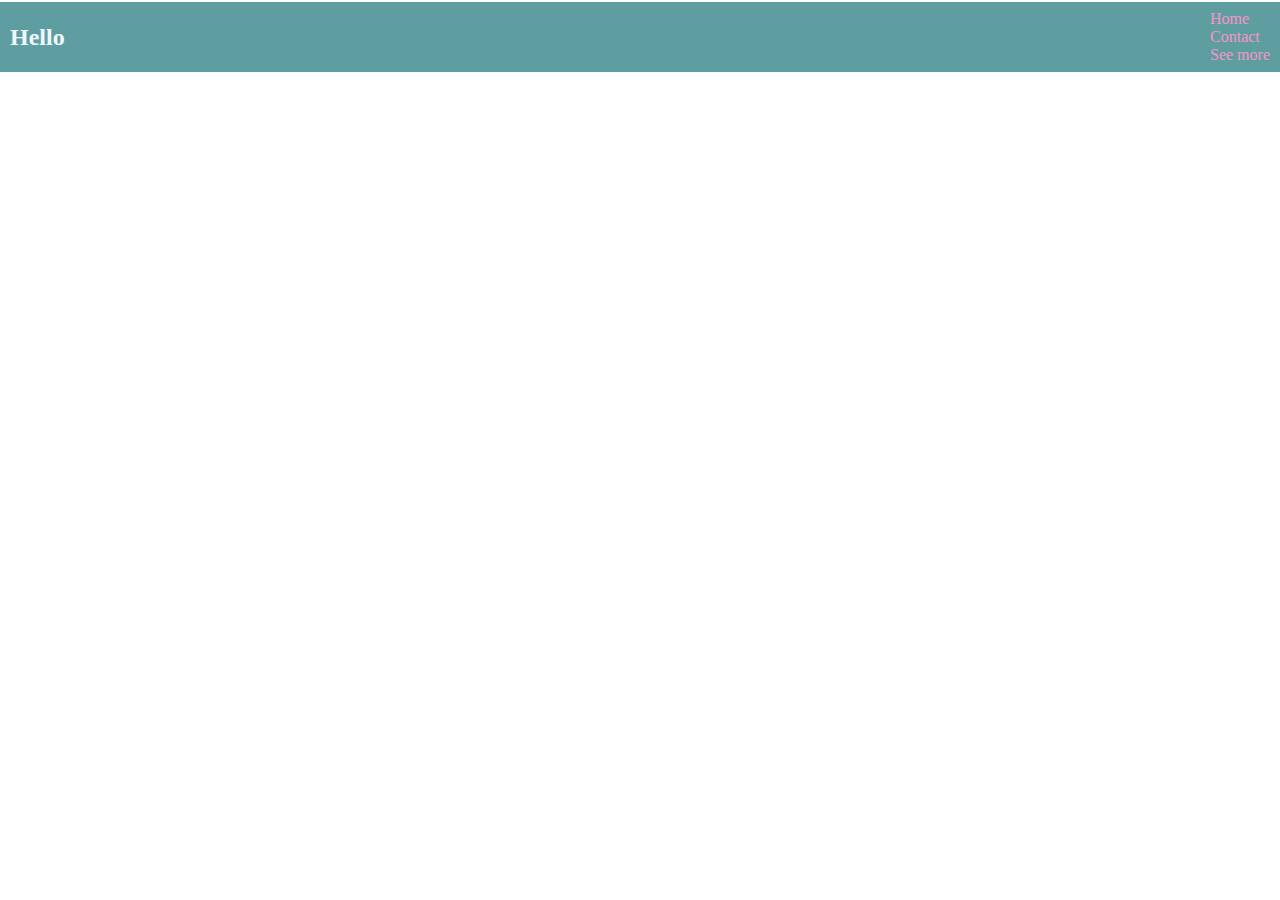
<file: example1/ui/index.html>
<!DOCTYPE html>
<html lang="en">
<head>
    <meta charset="UTF-8">
    <meta http-equiv="X-UA-Compatible" content="IE=edge">
    <meta name="viewport" content="width=device-width, initial-scale=1.0">
    <title>Ui</title>
    <link rel="stylesheet" href="style.css">
</head>
<body>
    <div class="navbar">
        <div class="container">
            <div class="logo">
                <h2>Hello</h2>
            </div>
            <nav>
                <ul>
                    <li>Home</li>
                    <li>Contact</li>
                    <li>See more</li>
                </ul>
            </nav>
        </div>
    </div>
</body>
</html>
</file>
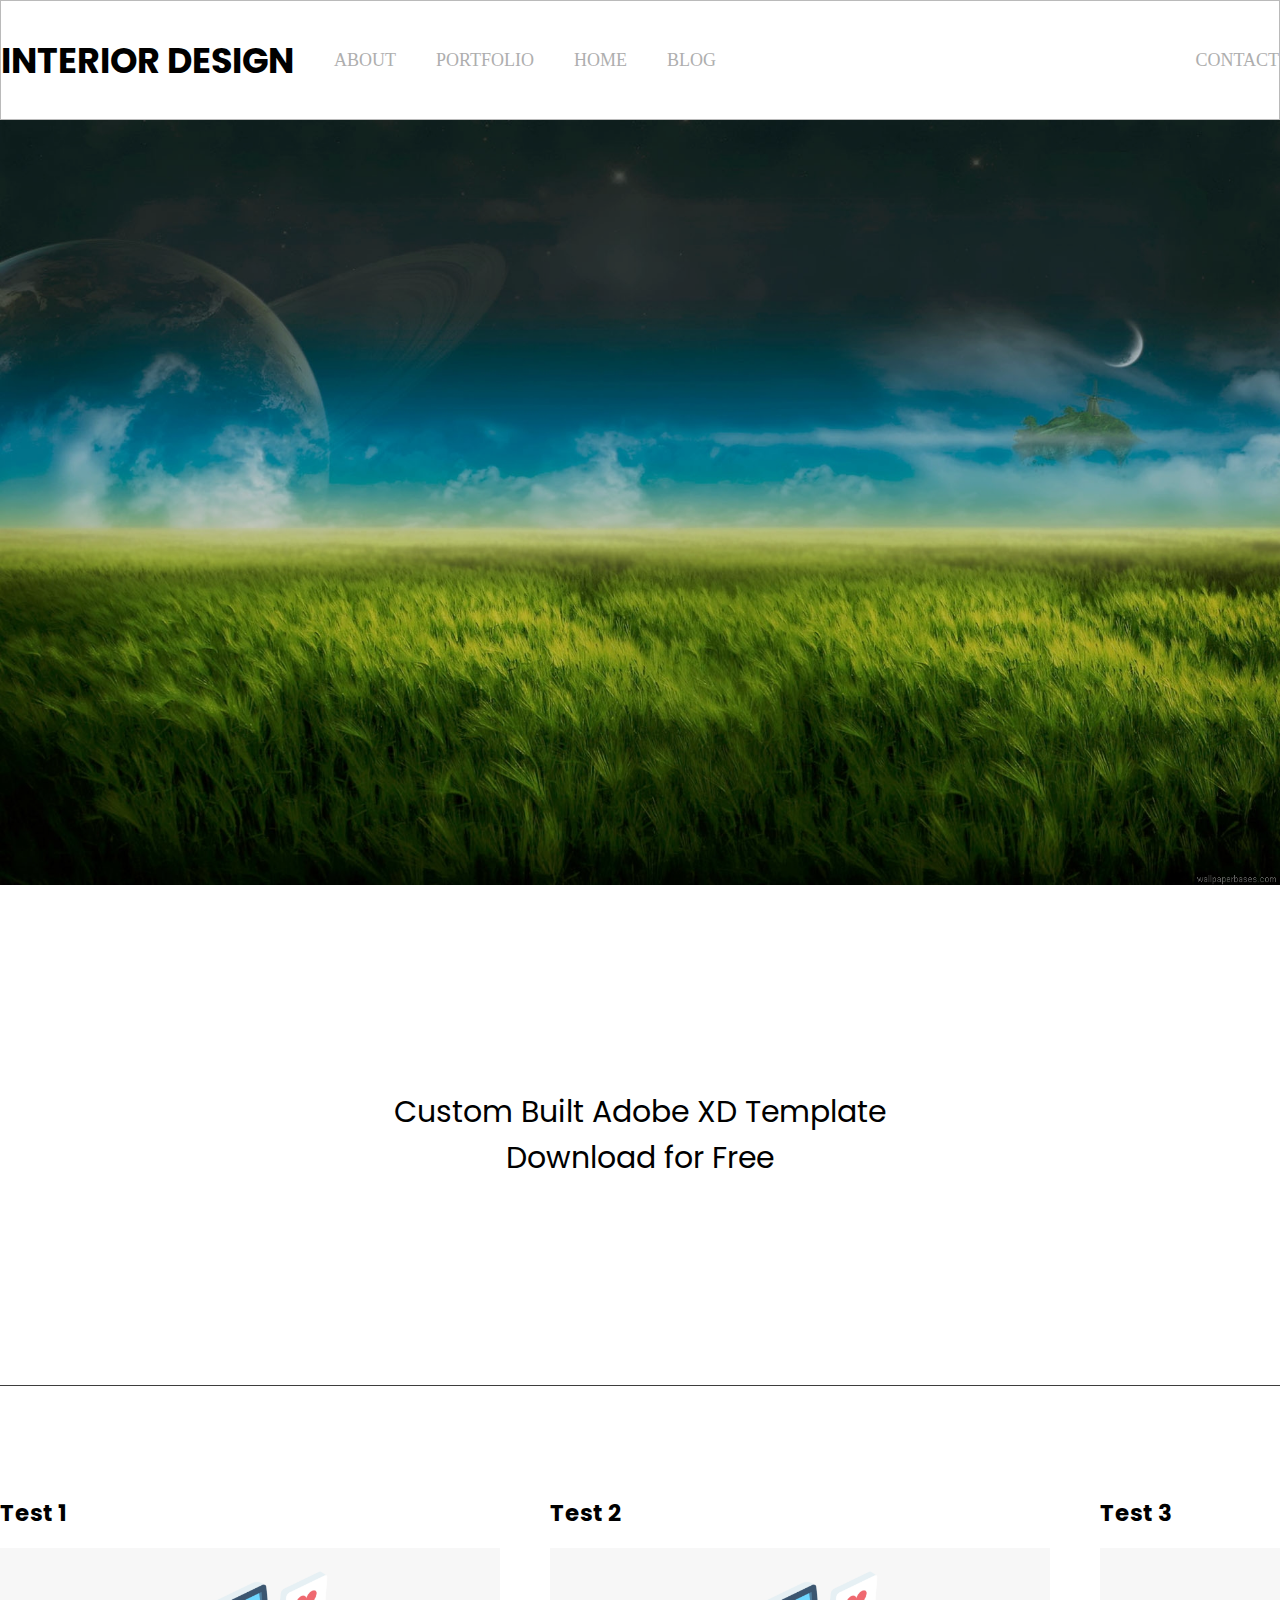
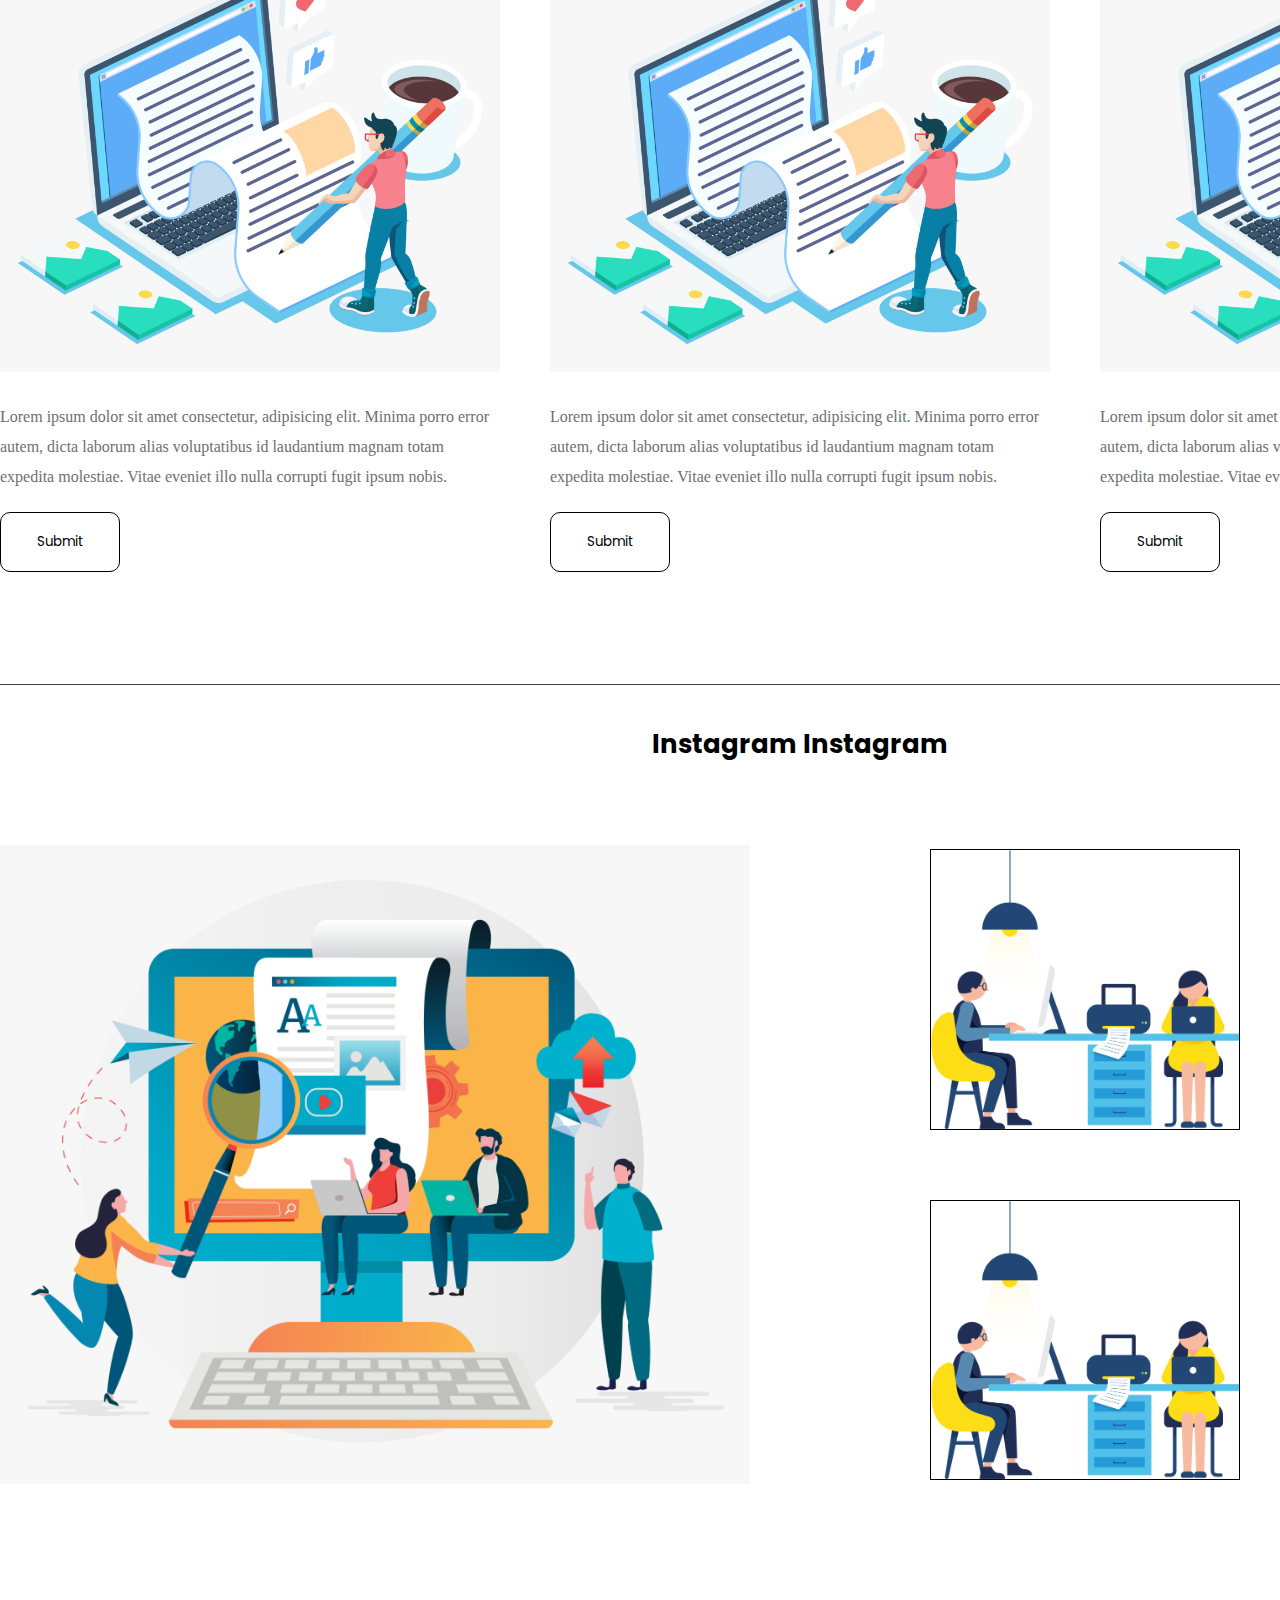
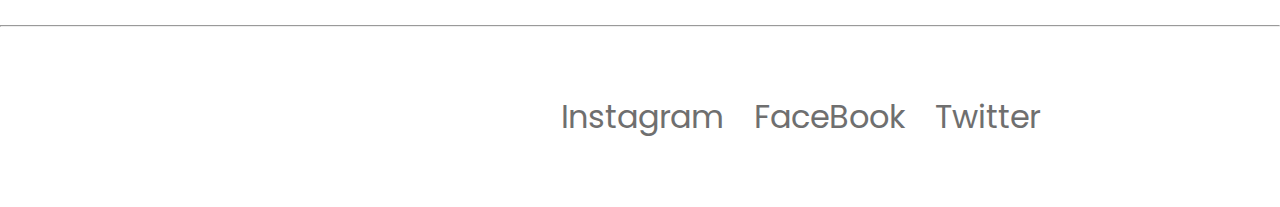
<file: example2/home.html>
<!DOCTYPE html>
<html lang="en">
  <head>
    <meta charset="UTF-8" />
    <meta http-equiv="X-UA-Compatible" content="IE=edge" />
    <meta name="viewport" content="width=device-width, initial-scale=1.0" />
    <link rel="stylesheet" href="./style.css" />
    <title>Home</title>
  </head>
  <body>
    <!-- Navigation -->
    <nav class="navbar">
      <div class="container content">
        <ul class="links-header">
          <h2 class="logo">INTERIOR Design</h2>
          <li class="link"><a href="#">ABOUT</a></li>
          <li class="link"><a href="#">PORTFOLIO</a></li>
          <li class="link"><a href="#">HOME</a></li>
          <li class="link"><a href="#">BLOG</a></li>
        </ul>
        <p class="link"><a href="#"> CONTACT </a></p>
      </div>
    </nav>
    <!-- Img Content -->
    <div class="content-body">
      <img class="body-img" src="./images/ZC4msW.jpg" alt="The photo is home" />
    </div>
    <!-- Middle Text -->
    <div class="cotainer">
      <div class="sup-content">
        <p class="text">Custom Built Adobe XD Template Download for Free</p>
      </div>
    </div> 
    <!-- Cards -->
    <div class="container">
      <div class="cards">
        <div class="card">
          <h4 class="title">Test 1</h4>
          <img class="img-card" src="./images/content.png" alt="Img" />
          <p class="description">
            Lorem ipsum dolor sit amet consectetur, adipisicing elit. Minima
            porro error autem, dicta laborum alias voluptatibus id laudantium
            magnam totam expedita molestiae. Vitae eveniet illo nulla corrupti
            fugit ipsum nobis.
          </p>
          <button class="submit">Submit</button>
        </div>
        <div class="card">
          <h4 class="title">Test 2</h4>
          <img class="img-card" src="./images/content.png" alt="Img" />
          <p class="description">
            Lorem ipsum dolor sit amet consectetur, adipisicing elit. Minima
            porro error autem, dicta laborum alias voluptatibus id laudantium
            magnam totam expedita molestiae. Vitae eveniet illo nulla corrupti
            fugit ipsum nobis.
          </p>
          <button class="submit">Submit</button>
        </div>

        <div class="card">
          <h4 class="title">Test 3</h4>
          <img class="img-card" src="./images/content.png" alt="Img" />
          <p class="description">
            Lorem ipsum dolor sit amet consectetur, adipisicing elit. Minima
            porro error autem, dicta laborum alias voluptatibus id laudantium
            magnam totam expedita molestiae. Vitae eveniet illo nulla corrupti
            fugit ipsum nobis.
          </p>
          <button class="submit">Submit</button>
        </div>
      </div>
    </div>
    <!-- Image Content -->
    <div class="container">
      <div class="img-section">
        <h4 class="head-title">Instagram Instagram</h4>
        <div class="images">
          <img
            src="./images/new-content.png"
            alt="img folder "
            class="left-img"
          />
          <div class="img-right">
            <img
              src="./images/service-page.png"
              alt="services"
              class="imges-cart"
            />
            <img
              src="./images/service-page.png"
              alt="services"
              class="imges-cart"
            />
            <img
              src="./images/service-page.png"
              alt="services"
              class="imges-cart"
            />
            <img
              src="./images/service-page.png"
              alt="services"
              class="imges-cart"
            />
          </div>
        </div>
      </div>
    </div>
    <hr />
    <div class="container">
      <footer class="footer-link">
        <a href="#">Instagram</a>
        <a href="#`">FaceBook</a>
        <a href="#">Twitter</a>
      </footer>
    </div>
  </body>
</html>
</file>
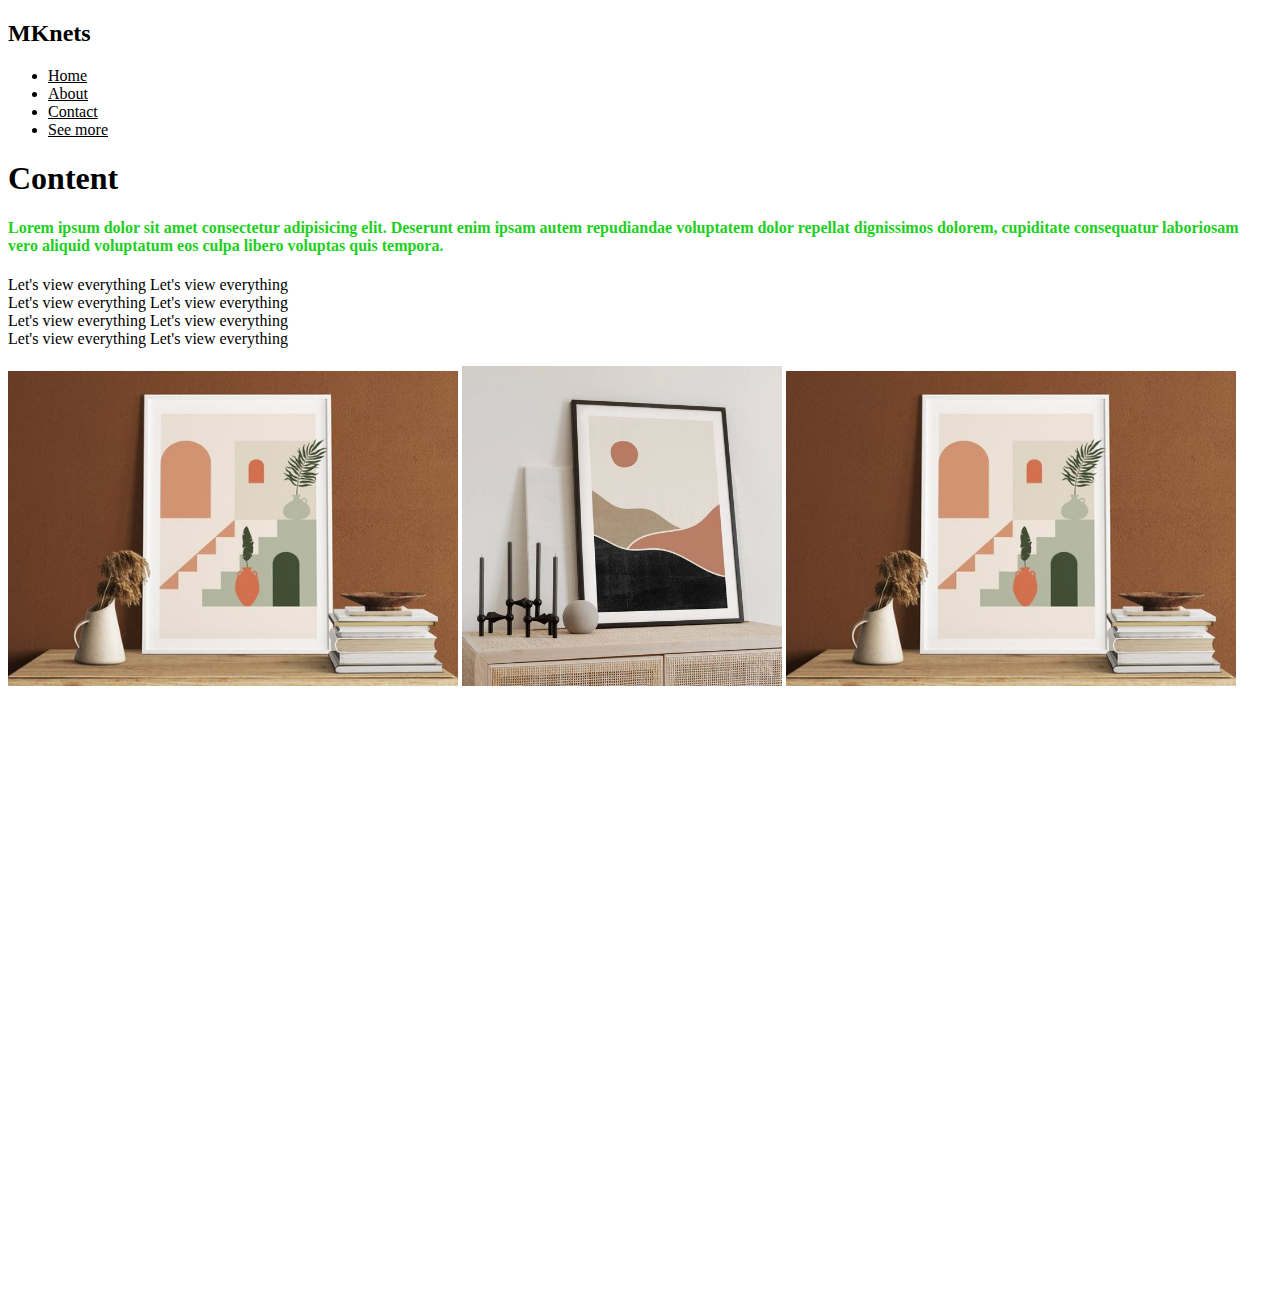
<file: lec1/hw1.html>
<!DOCTYPE html>
<html>
    <head>
        <title>
            1st_HW
        </title>
    </head>
<body>
    <dev>
     <h2>MKnets</h2>
       <ul>
          <li><u>Home</u></li>
          <li><u>About</u></li>
          <li><u>Contact</u></li>
          <li><u>See more</u></li>
       </ul>
    </dev>
    <dev>
        <h1>Content</h1>
        <p>
            <h4 style="color:rgb(32, 207, 32)">
               Lorem ipsum dolor sit amet consectetur adipisicing elit. Deserunt enim ipsam autem repudiandae voluptatem dolor repellat dignissimos dolorem, cupiditate consequatur laboriosam vero aliquid voluptatum eos culpa libero voluptas quis tempora.
            </h4>
        </p>
        <span>Let's view everything </span>
        <span>Let's view everything </span> <br>
        <span>Let's view everything </span>
        <span>Let's view everything </span> <br>
        <span>Let's view everything </span>
        <span>Let's view everything </span> <br>
        <span>Let's view everything </span>
        <span>Let's view everything </span> <br>
        <br>
    </dev>
    <dev>
        <img width="450" src="./pic1.jpg" alt="pic1">

        <img height="320" src="./pic2.jpg" alt="pic2">

        <img width="450" src="./pic1.jpg" alt="pic3">
        <br>
    </dev>
    <dev>
        <iframe src="https://developer.mozilla.org/en-US/docs/Learn/Common_questions/Pages_sites_servers_and_search_engines" height="589" width="345" frameborder="0" scrolling="no" ></iframe>

    </dev>
    

</body>
</html>
</file>
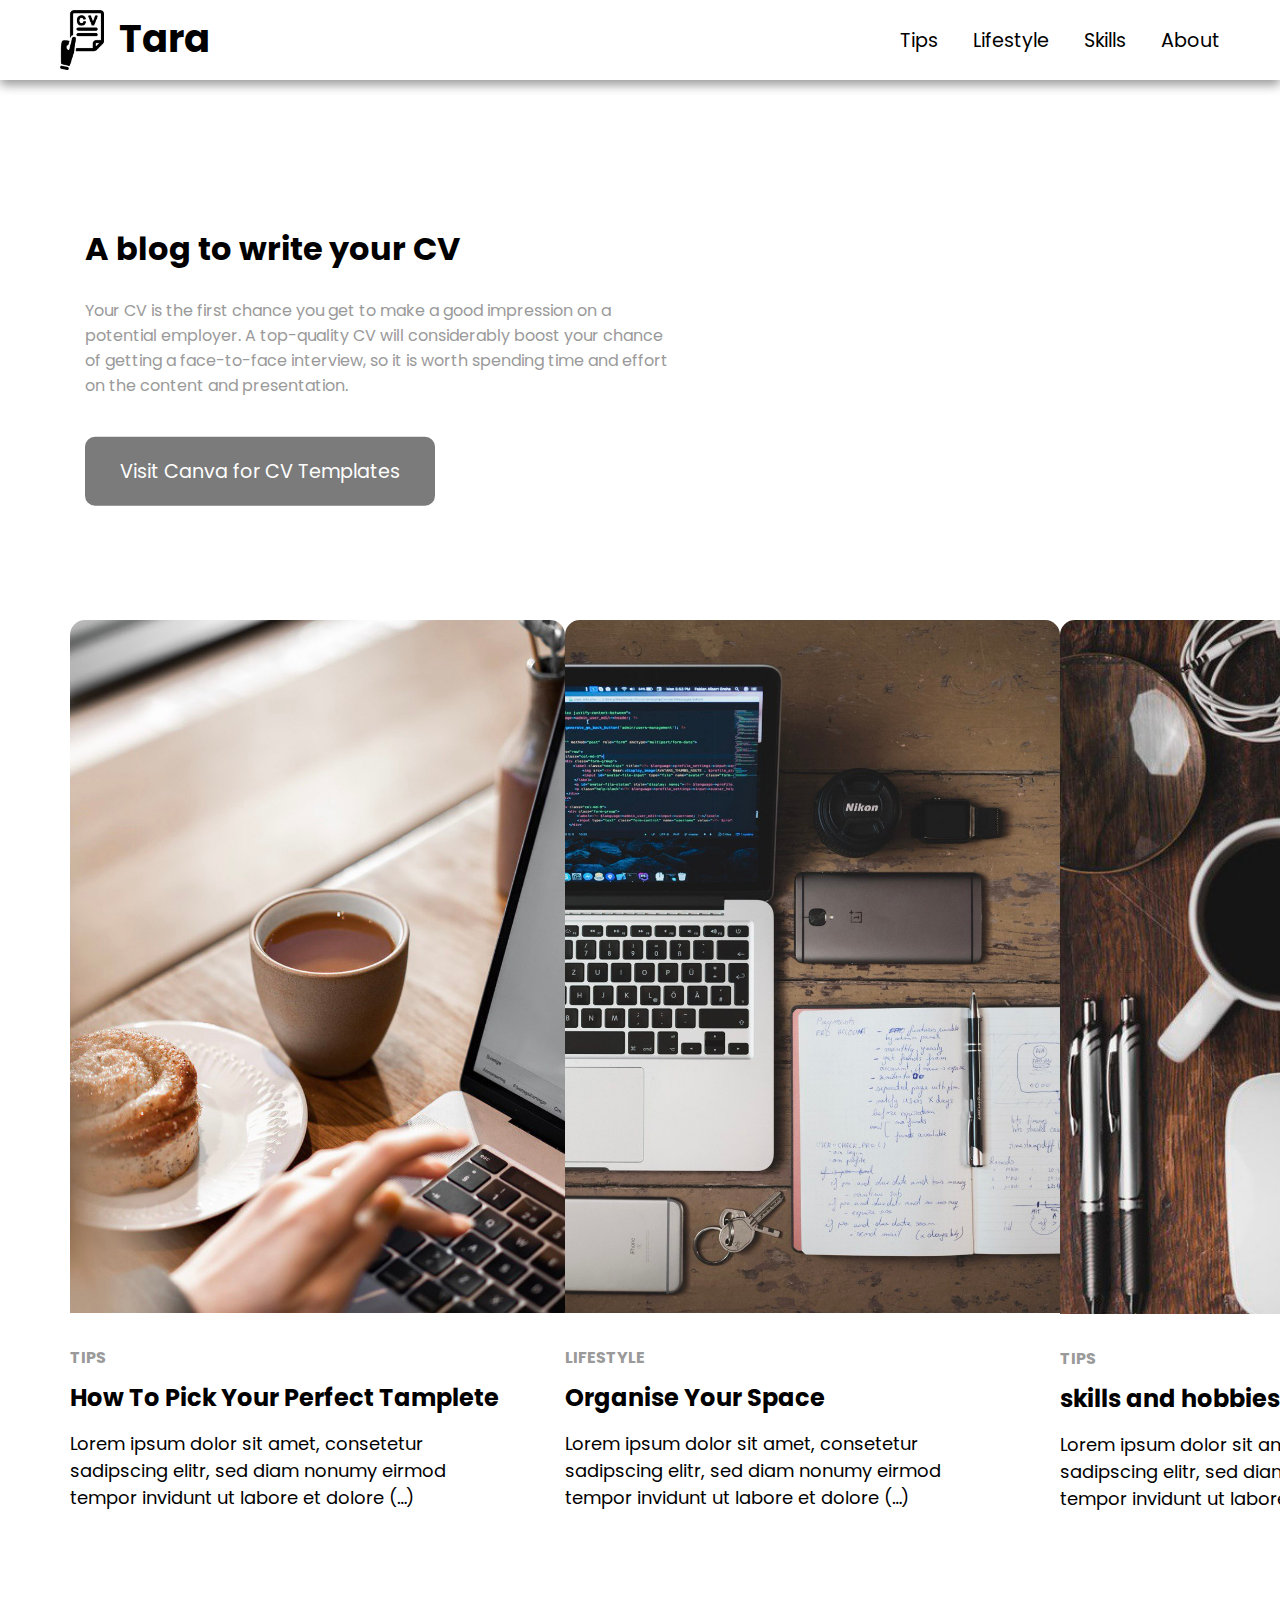
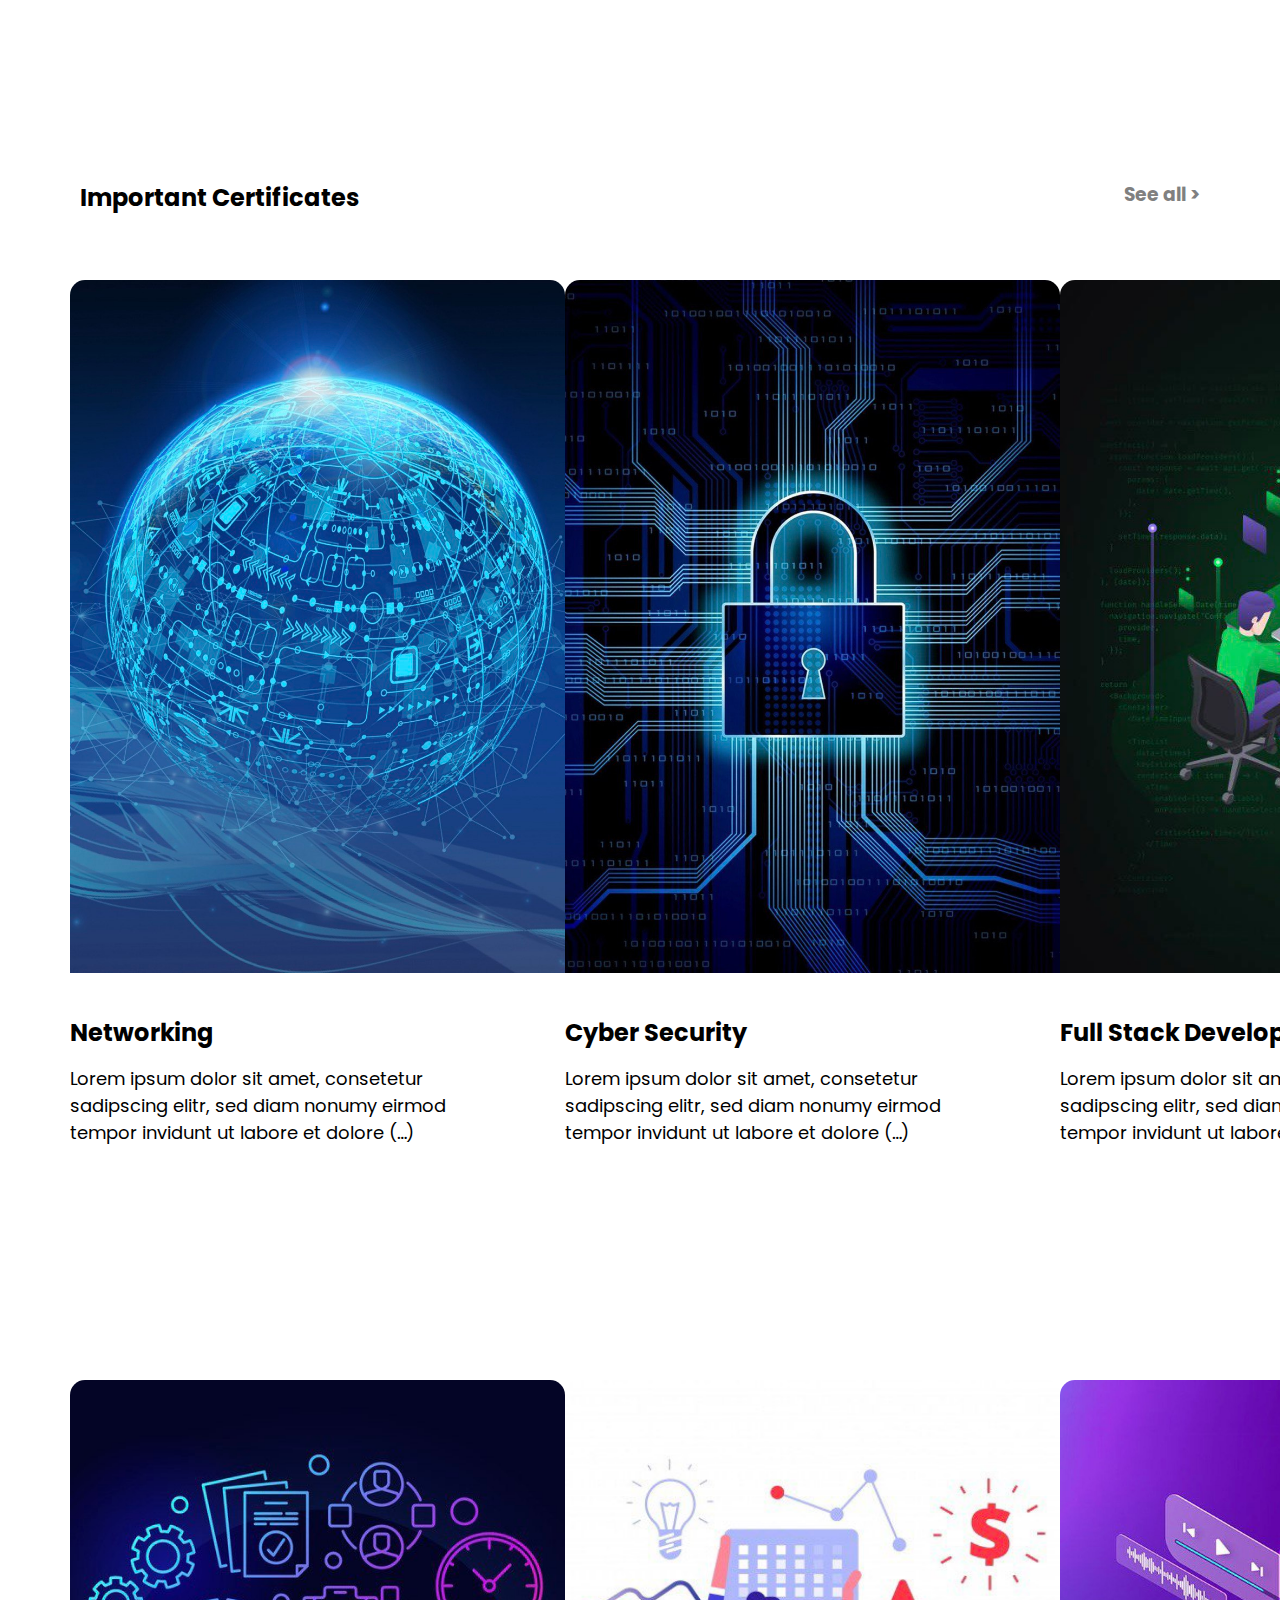
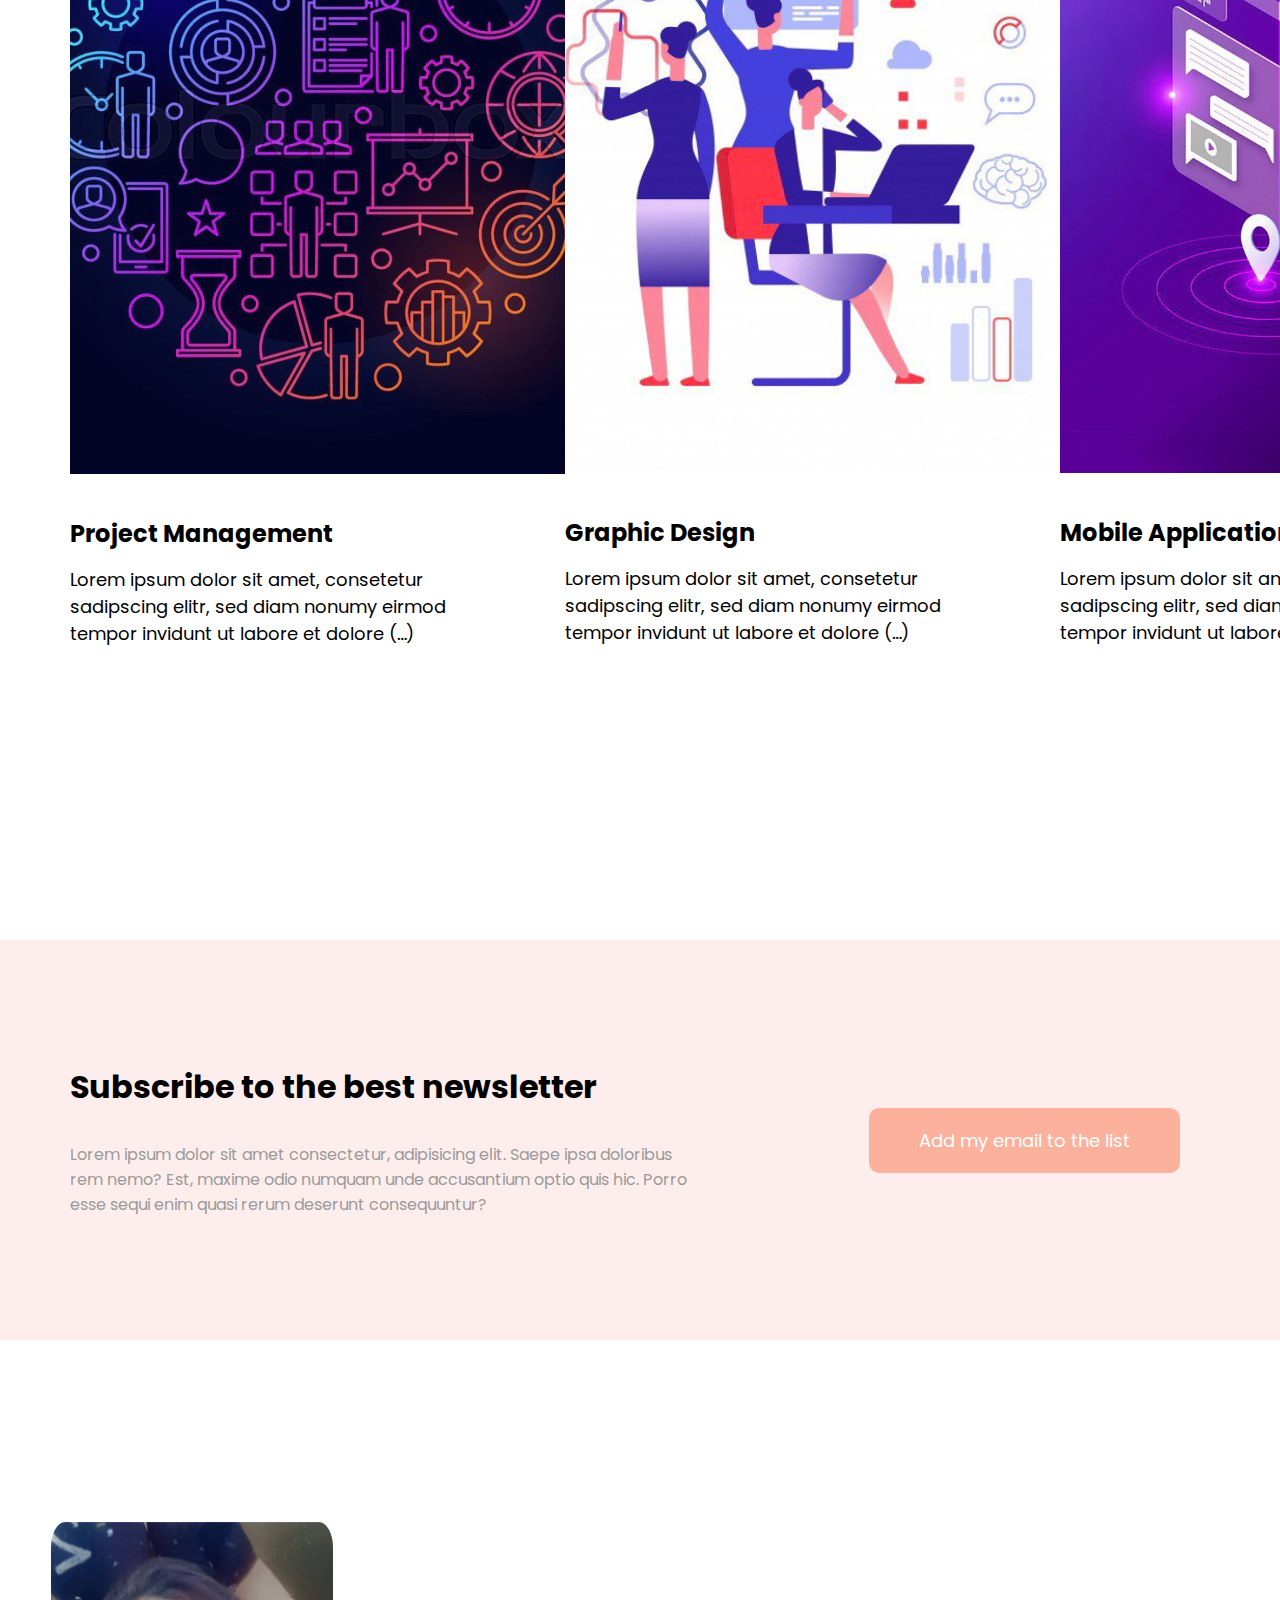
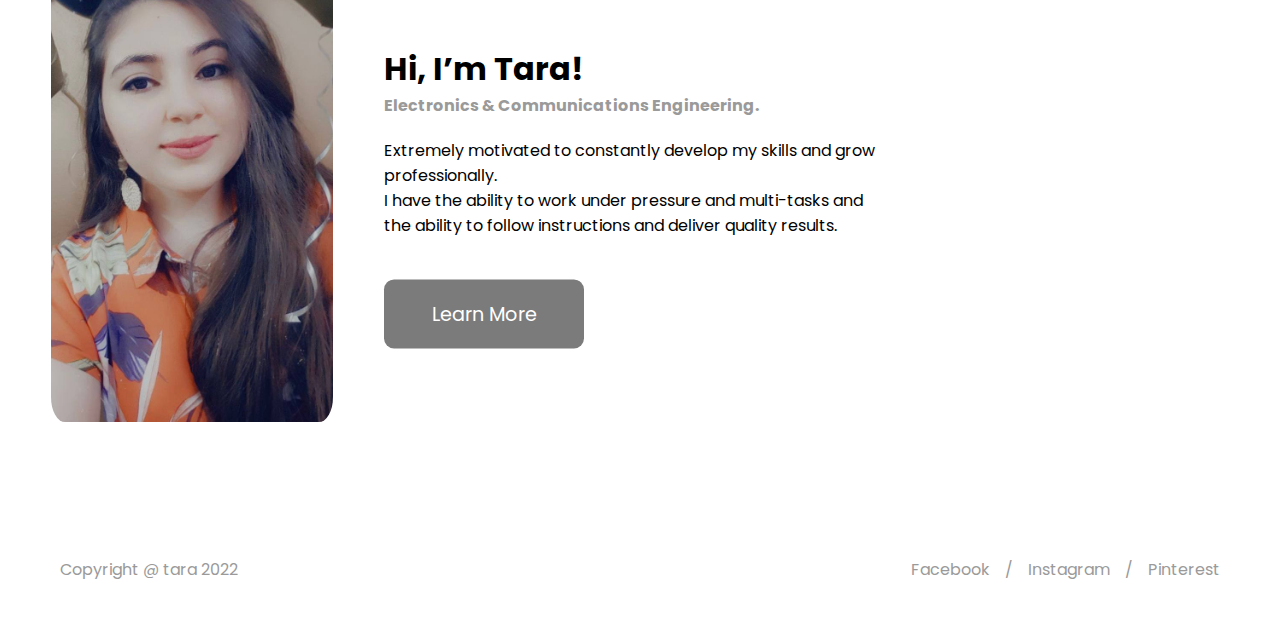
<file: myCV/cv.html>
<!DOCTYPE html>
<!DOCTYPE html>
<html lang="en">

<head>
    <meta charset="UTF-8">
    <meta name="viewport" content="width=device-width, initial-scale=1">
    <link href="style.css" rel="stylesheet">
    <title>Tara</title>
</head>

<body>
    <!-- Nav Bar -->
    <div class="bannar">
        <div class="logo">
            <img src="cvPaper.png" />
            <h1>Tara</h1>
        </div>
        <div>
            <ul class="links">
                <li><a href="#">Tips</a></li>
                <li><a href="#">Lifestyle</a></li>
                <li><a href="#">Skills</a></li>
                <li><a href="#">About</a></li>
            </ul>
        </div>
    </div>
    <!-- header -->
    <div class="header">
        <h1>A blog to write your CV</h1><br>
        <p>
            Your CV is the first chance you get to make a good impression on a potential employer. A top-quality CV will
            considerably boost your chance of getting a face-to-face interview, so it is worth spending time and effort
            on the content and presentation.</p><br>
        <div class="cvTamplete">
            <a href="https://www.canva.com/resumes/templates/">
                Visit Canva for CV Templates</a>
        </div>
    </div>
    <!-- box1 -->
    <div class="box1">
        <div class="line11">
            <img src="leftDesktop.jpg" alt="left" class="img11">
            <h4>TIPS</h4>
            <h2>How To Pick Your Perfect Tamplete</h2>
            <p>Lorem ipsum dolor sit amet, consetetur
                sadipscing elitr, sed diam nonumy eirmod  
                tempor invidunt ut labore et dolore (…)</p>
        </div>
        <div class="line12">
            <img src="desktopCenter.jpg" alt="center" class="img12">
            <h4>LIFESTYLE</h4>
            <h2>Organise Your Space</h2>
            <p>Lorem ipsum dolor sit amet, consetetur
                sadipscing elitr, sed diam nonumy eirmod
                tempor invidunt ut labore et dolore (…)</p>
            </div>
            
            <div class="line13">
                <img src="rightDesktop.jpg" alt="right" class="img13">
                <h4>TIPS</h4>
                <h2>skills and hobbies</h2>
            <p>Lorem ipsum dolor sit amet, consetetur
                sadipscing elitr, sed diam nonumy eirmod
                tempor invidunt ut labore et dolore (…)</p>
        </div>
    </div>

    <!-- Important Certificates -->
    <div class="importantCertificates">
        <h2>Important Certificates</h2>
        <h3><a href="#">See all ></a></h3>
    </div>

    <!-- box2 -->
    <div class="box2">
        <div class="line21">
            <img src="networking.jpg" alt="left" class="img21">
            
            <h2>Networking</h2>
            <p>Lorem ipsum dolor sit amet, consetetur
                sadipscing elitr, sed diam nonumy eirmod  
                tempor invidunt ut labore et dolore (…)</p>
        </div>
        <div class="line22">
            <img src="cyber.jpg" alt="center" class="img22">
            
            <h2>Cyber Security</h2>
            <p>Lorem ipsum dolor sit amet, consetetur
                sadipscing elitr, sed diam nonumy eirmod
                tempor invidunt ut labore et dolore (…)</p>
            </div>
            
            <div class="line23">
                <img src="fullstack.jpg" alt="right" class="img23">
                
                <h2>Full Stack Development</h2>
            <p>Lorem ipsum dolor sit amet, consetetur
                sadipscing elitr, sed diam nonumy eirmod
                tempor invidunt ut labore et dolore (…)</p>
        </div>
    </div>
    <!-- box3 -->
    <div class="box3">
        <div class="line31">
            <img src="project.jpg" alt="left" class="img31">
            
            <h2>Project Management</h2>
            <p>Lorem ipsum dolor sit amet, consetetur
                sadipscing elitr, sed diam nonumy eirmod  
                tempor invidunt ut labore et dolore (…)</p>
        </div>
        <div class="line32">
            <img src="graphic.jpg" alt="center" class="img32">
            
            <h2>Graphic Design</h2>
            <p>Lorem ipsum dolor sit amet, consetetur
                sadipscing elitr, sed diam nonumy eirmod
                tempor invidunt ut labore et dolore (…)</p>
            </div>
            
            <div class="line33">
                <img src="mobile.jpg" alt="right" class="img33">
                
                <h2>Mobile Application Development</h2>
            <p>Lorem ipsum dolor sit amet, consetetur
                sadipscing elitr, sed diam nonumy eirmod
                tempor invidunt ut labore et dolore (…)</p>
        </div>
    </div>
    <!-- Subscribe  -->
    <div class="box4">
        <div class="Subscribe">
            <h1>Subscribe to the best newsletter</h1>
            <p>Lorem ipsum dolor sit amet consectetur, adipisicing elit. Saepe ipsa doloribus rem nemo? Est, maxime odio
                numquam unde accusantium optio quis hic. Porro esse sequi enim quasi rerum deserunt consequuntur?</p>
        </div>
        <div class="addEmail">
            <a href="#">Add my email to the list</a>
        </div>
    </div>

    <!-- Hi, I’m Tara! -->
    <div class="box5">
        <div class="myImg">
            <img src="tara.jpg">
        </div>
        <div class="myBio">
            <h1>Hi, I’m Tara!</h1>
            <h4>Electronics & Communications Engineering.</h4>
            <p>Extremely motivated to constantly develop my skills and grow professionally.<br>
                I have the ability to work under pressure and multi-tasks and the ability to follow instructions and
                deliver quality results.</p>
            <div class="learnMore">
                <a href="www.google.com">Learn More</a>
            </div>

        </div>
    </div>
    <!-- footer -->
    <div class="footer">
        <p>Copyright @ tara 2022</p>
        <ul>
            <li><a class="socialMedia" href="https://www.facebook.com/">Facebook</a></li>
            <li>/</li>
            <li><a class="socialMedia" href="https://www.instagram.com/?hl=en">Instagram</a></li>
            <li>/</li>
            <li><a class="socialMedia" href="https://www.pinterest.com/">Pinterest</a></li>
        </ul>
    </div>
</body>

</html>
</file>
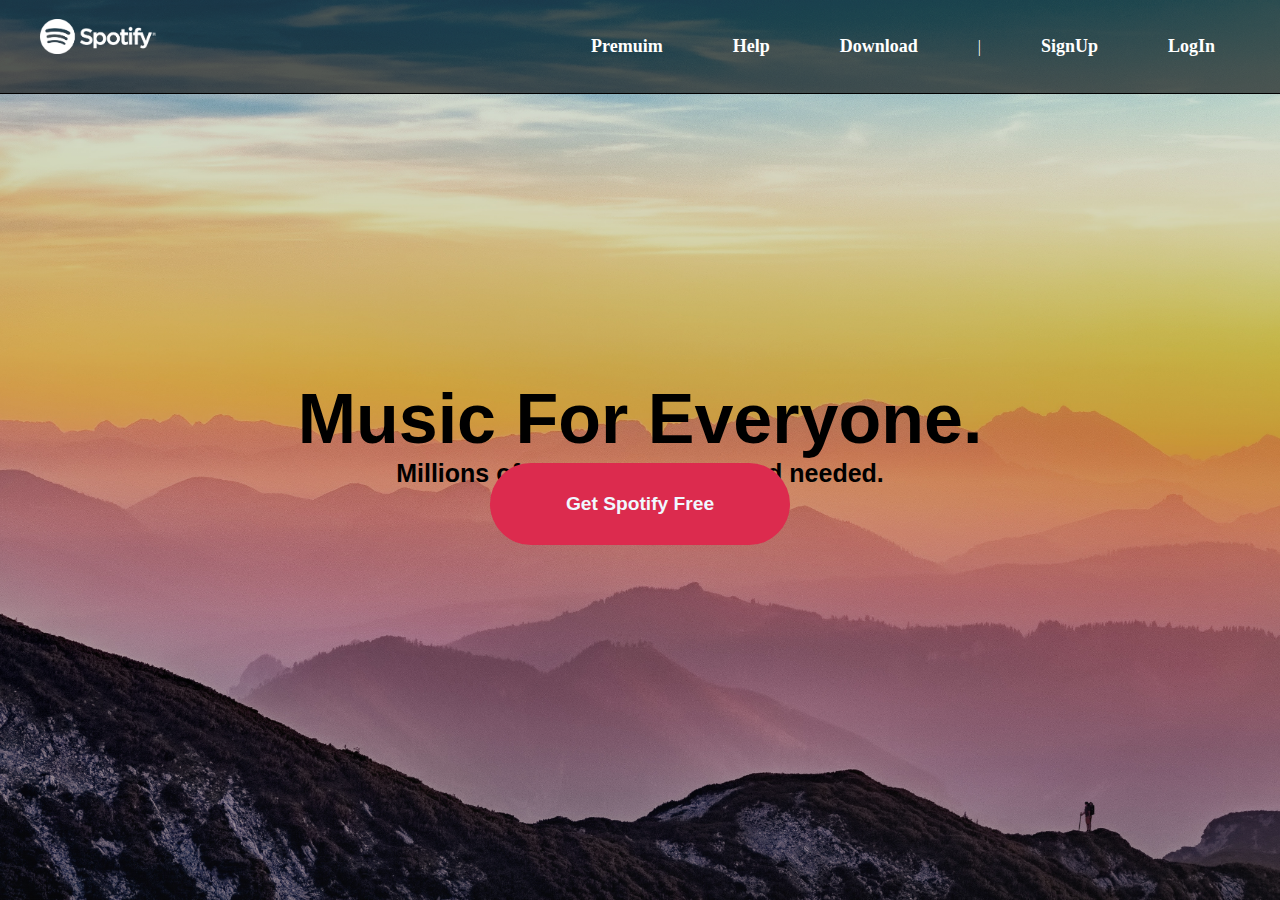
<file: Spotify/spotify.html>
<!DOCTYPE html>
<html lang="en">

<head>
  <title>spotify</title>
  <meta charset="UTF-8" />
  <meta name="viewport" content="width=device-width, initial-scale=1" />
  <link href="st3.css" rel="stylesheet" />
</head>

<body>
  <div class="bannar">
    <div class="header">
      <nav class="mainNav">
        <div>
          <img src="spotify-logo-white-label-text-symbol-trademark-transparent-png-864940.png" alt="Spotify"
            class="logo" />
        </div>
        <div>
          <ul class="NavElements">
            <li class="links"><a href="#">Premuim</a></li>
            <li class="links"><a href="#">Help</a></li>
            <li class="links"><a href="#">Download</a></li>
            <li class="links">|</li>
            <li class="links"><a href="#">SignUp</a></li>
            <li class="links"><a href="#">LogIn</a></li>
          </ul>
        </div>
      </nav>
    </div>

    <div class="text">
      <h1>Music For Everyone.</h1>
      <p>Millions of songs. No credit card needed.</p>
    </div>

    <div class="button">
        <a href="#"> Get Spotify Free</a>
    </div>
  </div>
</body>

</html>
</file>
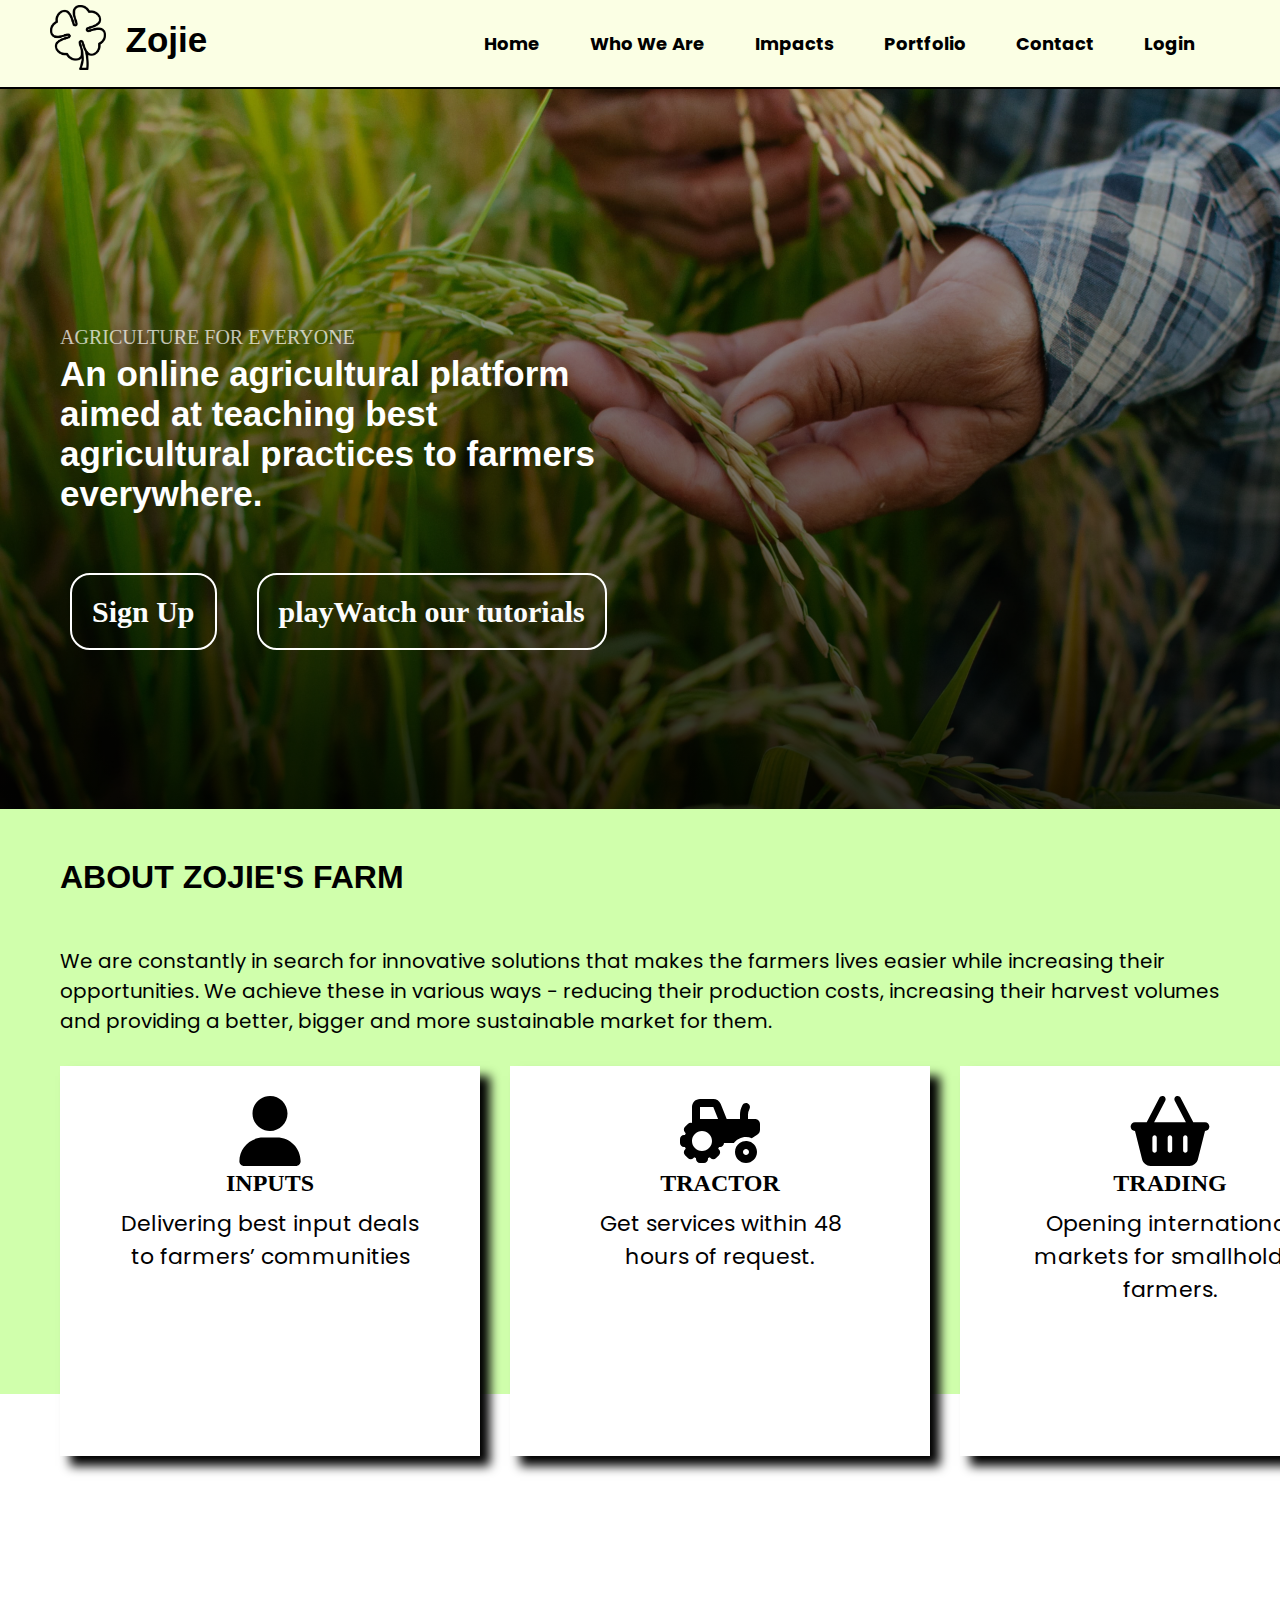
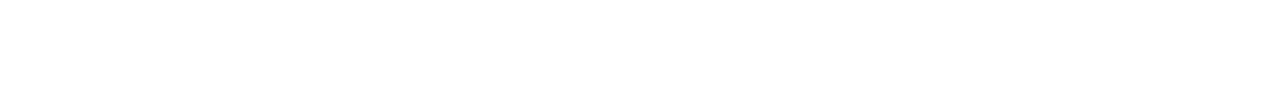
<file: zojie/zojie.html>
<!DOCTYPE html>
<html lang="en">

<head>
    <meta charset="UTF-8">
    <meta name="viewport" content="width=device-width, initial-scale=1">
    <link href="style.css" rel="stylesheet">
    <title>Zojie</title>
</head>

<body>
    <!-- Navigation Bar -->
    <div class="navBar">
        <div class="title">
            <img class="logo" src="leaf.png" />
            <h1 class="name">Zojie</h1>
        </div>
        <ul>
            <li class="links"><a href="#">Home</a></li>
            <li class="links"><a href="#">Who We Are</a></li>
            <li class="links"><a href="#">Impacts </a></li>
            <li class="links"><a href="#">Portfolio</a></li>
            <li class="links"><a href="#">Contact </a></li>
            <li class="links"><a href="#">Login </a> </li>
        </ul>
    </div>
    <!-- body photo -->
    <div class="bodyImage">
        <p>AGRICULTURE FOR EVERYONE</p>
        <h1>An online agricultural platform aimed at teaching best agricultural practices to farmers everywhere.</h1>
        <div class="buttons">
            <span><a href="#"> Sign Up </a></span>
            <span><a href="#"> playWatch our tutorials </a></span>
        </div>
    </div>
    <div class="height">
        <div class="bottom">
            <h1>ABOUT ZOJIE'S FARM</h1>
            <p>We are constantly in search for innovative solutions that makes the farmers lives easier while increasing
                their opportunities.
                We achieve these in various ways - reducing their production costs, increasing their harvest volumes and
                providing a better,
                bigger and more sustainable market for them.</p>
            <div class="grid">
                <div class="gr1">
                    <img src="user-solid.svg" />
                    <h2>INPUTS</h2>
                    <p>Delivering best input deals to farmers’ communities</p>
                </div>
                <div class="gr2">
                    <img src="tractor-solid.svg" />
                    <h2>TRACTOR</h2>
                    <p>Get services within 48 hours of request.</p>
                </div>
                <div class="gr3">
                    <img src="basket-shopping-solid.svg" />
                    <h2>TRADING</h2>
                    <p>Opening international markets for smallholder farmers.</p>
                </div>
            </div>
        </div>
    </div>
</body>

</html>
</file>
<file: example1/ui/style.css>
*{

    margin: 0;
    padding: 0;
    box-sizing: border-box;
}
.navbar{
width: 100%;
color: aliceblue;
background-color: cadetblue;


}
.container{
    width: auto;
    display: flex;
    height: 70px;
    align-items: center;
    justify-content: space-between;
    margin: 2px 10px ;

}
nav {
    display: flex;

}
nav ul {
    /*display: flex;*/
    gap: 30px;
    list-style: none;
}

nav ul li {

    color: rgb(247, 149, 201);

}
</file>
<file: example2/style.css>
@import url("https://fonts.googleapis.com/css2?family=Hurricane&family=Poppins:wght@100;300;500&display=swap");

* {
  padding: 0;
  margin: 0;
  box-sizing: border-box;
}

.container {
  width: 1600px;
  margin: auto;
}

.navbar {
  border: 1px solid rgb(186, 186, 186);
  height: 120px;
  align-items: center;
  display: flex;
}

.content {
  display: flex;
  align-items: center;
  text-align: center;
  justify-content: space-between;
}

.logo {
  text-transform: uppercase;
  font-family: "Poppins", sans-serif;
  font-size: 35px;
}

.links-header {
  display: flex;
  align-items: center;
  gap: 40px;
  justify-content: space-between;
  list-style: none;
}
.link {
  transition: 0.5s ease-out;
}

.link a {
  font-size: 18px;
  color: #aeaeae;
  text-decoration: none;
}

.link a:hover {
  color: black;
}
.link:hover {
  color: black;

  transform: scale(1.4);
}

.content-body {
  display: flex;
  align-items: center;
  text-align: center;
  justify-content: center;
  height: 85vh;
}
.body-img {
  width: 100vw; /* View Width */
  height: 85vh;
  filter: brightness(0.8);
}

.sup-content {
  height: 500px;
  align-items: center;

  /* background-color: red; */
  display: flex;
  text-align: center;
  justify-content: center;
  width: 510px;
  margin: auto;
  font-size: 30px;
  font-family: "Poppins";
}
.cards {
  display: flex;
  justify-content: space-between;
  align-items: center;
  height: 100vh;
  border-bottom: 1px solid rgb(62, 62, 62);
  border-top: 1px solid rgb(62, 62, 62);
}
.card {
  width: 500px;
  text-align: left;
  gap: 20px;
  line-height: 30px;
}

.title {
  font-size: 23px;
  font-family: Poppins;
  margin-bottom: 20px;
}
.img-card {
  width: 100%;
  /* height: auto; */
  margin-bottom: 20px;
}
.description {
  font-size: 16px;
  color: #6f6f6f;
  margin-bottom: 20px;
}

.submit {
  width: 120px;
  height: 60px;
  font-family: Poppins;
  background-color: white;
  border: 1px solid #000;
  border-radius: 10px;
  transition: 0.4s;
}
.submit:hover {
  transform: scale(1.2);
  border-radius: 0;
  color: white;
  background-color: rgb(150, 150, 150);
}
.img-section {
  margin-top: 40px;
  height: 100vh;
  text-align: center;
  justify-content: center;
}

.images {
  align-items: center;
  text-align: center;
  justify-content: space-between;
  gap: 70px;
  display: flex;
}
.left-img {
  width: 750px;
}
.head-title {
  font-size: 26px;
  height: 120px;
  font-family: Poppins;
}
.img-right {
  display: grid;
  align-items: center;
  gap: 70px;
  grid-template-columns: repeat(2, 300px);
}
.imges-cart {
  border: 1px solid black;
  /* background-color: red; */
  width: 310px;
}
.footer-link {
  display: flex;
  gap: 30px;
  height: 180px;
  justify-content: center;
  text-align: center;
  align-items: center;
}

.footer-link a {
  color: #6f6f6f;
  text-decoration: none;
  font-family: Poppins;
  font-size: 32px;
}
</file>
<file: myCV/style.css>
@import url("https://fonts.googleapis.com/css2?family=Hurricane&family=Poppins:wght@100;300;500&display=swap");

* {
    margin: 0%;
    padding: 0%;
    box-sizing: border-box;
    font-family: Poppins;
}

/* Nav Bar */
.bannar {
    display: grid;
    grid-template-rows: 1fr;
    display: flex;
    margin-bottom: 10px;
    padding: 10px 60px;
    height: 80px;
    align-items: center;
    justify-content: space-between;
    font-size: larger;
    box-shadow: 0 5px 10px rgba(0, 0, 0, 0.4);
}

.logo {
    display: flex;
    gap: 15px;
}

.logo img {
    height: 60px;
}

.links {
    display: flex;
    list-style: none;
    justify-content: center;
    gap: 35px;
}

.links li {
    transition: 0.5s;
}

.links a {
    text-decoration: none;
    color: black;
}

.links :hover {
    transform: scale(1.3) translateX(-15%) translateY(-15%);
}

/* header */
.header {
    height: 450px;
    padding: 0px 600px 0 85px;
    margin-bottom: 80px;
    transform: translateY(30%);
}

.header p {
    color: rgb(154, 154, 154);
}

.cvTamplete {
    width: 350px;
    transform: translateY(20%);
}

.cvTamplete a {
    display: block;
    border-radius: 10px;
    padding: 20px;
    text-align: center;
    font-size: larger;
    text-decoration: none;
    color: white;
    background-color: rgb(123, 123, 123);
    transition: 0.5s;
}

.cvTamplete a:hover{
    transform: scale(1.2);
    background-color: rgb(19, 19, 19);
}

/* box1 */
.box1 {
    display: grid;
    grid-template-columns: 1fr 1fr 1fr;
    height: 120vh;
    padding: 0px 70px;
    margin-bottom: 80px;
}

.line11, .line12, .line13 {
    margin: 0px auto;
}

.img11, .img12, .img13 {
    width: 55vh;
    border-radius: 15px;
    padding-bottom: 25px;
}

.line11 h4, .line12 h4, .line13 h4 {
    color: rgb(154, 154, 154);
}

.line11 h2, .line12 h2, .line13 h2 {
    margin-top: 10px;
}

.line11 p, .line12 p, .line13 p {
    width: 420px;
    margin: 15px auto 0px 0px;
    font-size: 18px;
}

/* Important Certificates */
.importantCertificates {
    display: flex;
    height: 100px;
    margin: auto;
    padding: 0px 80px;
    justify-content: space-between;
}

.importantCertificates a {
    text-decoration: none;
    color: gray;
    transition: 0.5s;
}

.importantCertificates a:hover {
    display: block;
    text-decoration: underline;
    color: black;
    transform: scale(1.1);
}

/* box2 */
.box2 {
    display: grid;
    grid-template-columns: 1fr 1fr 1fr;
    height: 120vh;
    padding: 0px 70px;
    margin-bottom: 20px;
}

.line21, .line22, .line23 {
    margin: 0px auto;
}

.img21, .img22, .img23 {
    width: 55vh;
    border-radius: 15px;
    padding-bottom: 25px;
}

.line21 h4, .line22 h4, .line23 h4 {
    color: rgb(154, 154, 154);
}

.line21 h2, .line22 h2, .line23 h2 {
    margin-top: 10px;
}

.line21 p, .line22 p, .line23 p {
    width: 420px;
    margin: 15px auto 0px 0px;
    font-size: 18px;
}
/* box3 */

.box3 {
    display: grid;
    grid-template-columns: 1fr 1fr 1fr;
    height: 120vh;
    padding: 0px 70px;
    margin-bottom: 80px;
}

.line31, .line32, .line33 {
    margin: 0px auto;
}

.img31, .img32, .img33 {
    width: 55vh;
    border-radius: 15px;
    padding-bottom: 25px;
}

.line31 h4, .line32 h4, .line33 h4 {
    color: rgb(154, 154, 154);
}

.line31 h2, .line32 h2, .line33 h2 {
    margin-top: 10px;
}

.line31 p, .line32 p, .line33 p {
    width: 420px;
    margin: 15px auto 0px 0px;
    font-size: 18px;
}
/* Subscribe */
.box4 {
    display: grid;
    grid-template-columns: 60% 40%;
    height: 400px;
    background-color: rgb(253, 238, 237);
}

.Subscribe {
    margin: auto;
    padding: 0px 70px;
}

.Subscribe p {
    padding-top: 5%;
    color: rgb(154, 154, 154);
}

.addEmail {
    margin: auto;
}

.addEmail a {
    text-decoration: none;
    padding: 20px 50px;
    border-radius: 10px;
    color: white;
    font-size: large;
    background-color: rgb(251, 177, 156);
    transition: 0.5s;
}

.addEmail a:hover {
    display: block;
    transform: scale(1.2);
    background-color: rgb(255, 154, 125);
}

/* Hi, I’m Tara! */
.box5 {
    display: grid;
    grid-template-columns: 30% 70%;
    margin: 30px auto;
    transform: translateY(30%);
}

.myImg {
    margin: auto;
}

.myImg img {
    height: 500px;
    border-radius: 5%;
}

.myBio {
    margin: auto;
    padding: 0 400px 0 0;
}

.myBio h4 {
    color: rgb(154, 154, 154);
    margin: 0 0 20px 0;
}

.learnMore {
    width: 200px;
    transform: translateY(60%);
    
}

.learnMore a {
    display: block;
    padding: 20px 40px;
    text-decoration: none;
    font-size: larger;
    text-align: center;
    border-radius: 10px;
    color: white;
    background-color: rgb(123, 123, 123);
    transition: 0.5s;
}

.learnMore a:hover{
    transform: scale(1.2);
    background-color: rgb(19, 19, 19);
}


/* footer */
.footer {
    padding: 10px 60px;
    height: 80px;
    display: flex;
    justify-content: space-between;
    font-family: Poppins;
    font-size: medium;
    transform: translateY(300%);
    color: rgb(154, 154, 154);
}

.footer ul {
    display: flex;
    list-style: none;
    gap: 15px;
}

.socialMedia {
    text-decoration: none;
    color: rgb(154, 154, 154);
    transition: 0.4s;
}

.socialMedia:hover {
    color: black;
}
</file>
<file: Spotify/st3.css>
* {
    margin: 0%;
    padding: 0%;
    box-sizing: border-box;

}

.bannar {
    width: 100%;
    height: 100vh;
    box-sizing: border-box;
    background-image: linear-gradient(rgba(0, 0, 0, 0.1), rgba(0, 0, 0, 0.2)), url(bg.jpg);
    background-size: cover;
    background-position: center;
}

.header {
    display: flex;
    padding: 6px 30px;
    background: rgba(0, 0, 0, 0.6);
    border-bottom: 1px solid;
}

.mainNav {
    display: flex;
    margin: 5px 10px;

}

.logo {
    display: flex;
    margin-top: 8px;
    align-items: center;
    justify-content: center;
    width: 22%;
}

.NavElements {
    display: flex;
    float: right;
    gap: 50px;
    margin: 15px;
    justify-content: center;
    color: rgb(255, 255, 255);
}

.links {
    display: flex;
    width: fit-content;
    align-items: center;
}

nav div ul li a {
    list-style: none;
    padding: 10px;
    color: rgb(255, 255, 255);
    font-size: 18px;
    font-weight: bold;
    text-decoration: none;
}

.links a:hover {
    border-radius: 15px;
    background: rgba(0, 0, 0, 0.6);
}

.text {
    width: 100%;
    position: absolute;
    top: 50%;
    transform: translateY(-65%);
    text-align: center;
    font-size: 35px;
    color: rgb(0, 0, 0);
    font-family: Arial, Helvetica, sans-serif;
}

body .bannar div p {
    color: black;
    font-size: 25px;
    font-weight: bolder;
}


.button {
    width: 300px;
    padding: 30px;
    margin: auto;
    text-align: center;
    justify-items: center;
    transform: translateY(450%);
    color: aliceblue;
    background-color: rgb(220, 43, 78);
    font-family: Arial, Helvetica, sans-serif;
    font-size: larger;
    font-weight: bolder;
    border-radius: 10pc;
    border: none;
    font-style: none;
    transition: 0.6s;
}
.button a{
    text-decoration: none;
    color: aliceblue;
    font-style: none;
}

.button:hover {
    background-color: rgb(163, 22, 50);
}
</file>
<file: zojie/style.css>
@import url("https://fonts.googleapis.com/css2?family=Hurricane&family=Poppins:wght@100;300;500&display=swap");
* {
    padding: 0%;
    margin: 0%;
    box-sizing: border-box;
}

.navBar {
    display: flex;
    border-bottom: solid 2px black;
    background-color: rgb(251, 255, 228);
    padding: 0px 50px;
    justify-content: center;
    justify-content: space-between;
}

.title {
    display: flex;
    gap: 20px;
    justify-content: center;
}

.logo {
    height: 70px;
    padding-top: 5px;
}

.title .name {
    margin: 20px 0px;
    font-family: 'Gill Sans', 'Gill Sans MT', Calibri, 'Trebuchet MS', sans-serif;
    font-size: 35px;
    font-weight: bold;
}

.navBar ul {
    display: flex;
    margin: 30px;
    justify-content: right;
    justify-items: center;
    gap: 40px;
}

.links {
    list-style: none;
    font-size: 18px;
    font-weight: bolder;
    font-family: 'poppins';
    transition: 0.6s;
}

.navBar ul li a {
    text-decoration: none;
    padding: 5px;
    color: black;
    transition: 0.6s;
}

.navBar ul li a:hover {
    border-radius: 6px;
    font-style: oblique;
    background-color: rgba(234, 255, 97, 0.8);
}

.links:hover{
    transform: scale(1.2);
}
.bodyImage {
    width: 100%;
    height: 80vh;
    background-image: linear-gradient(rgba(0, 0, 0, 0.2), rgba(0, 0, 0, 0.8)), url(rice.jpg);
    background-size: cover;
    background-position: center;
    padding: 0px 60px;
}

.bodyImage p {
    width: 40%;
    position: absolute;
    top: 38%;
    transform: translateY(-70%);
    text-align: left;
    font-size: 20px;
    color: rgb(255, 255, 255);
    opacity: calc(0.7);
    font-family: 'Times New Roman', Times, serif;

}

.bodyImage h1 {
    width: 45%;
    position: absolute;
    top: 50%;
    transform: translateY(-60%);
    text-align: left;
    font-size: 35px;
    color: rgb(255, 255, 255);
    font-family: Arial, Helvetica, sans-serif;
}

.buttons {
    display: flex;
    position: absolute;
    top: 65%;
    font-size: 30px;
    font-weight: bolder;
    margin: 10px;
    border-radius: 20px;
    gap: 40px;
}

.buttons a {
    background: none;
    padding: 20px;
    border-radius: 20px;
    border: 2px solid white;
    color: rgb(252, 252, 252);
    text-decoration: none;
    transition: 0.5s;
}

.buttons a:hover {
    background-color: rgba(228, 247, 104, 0.674);
}

.height{
    height: 100vh;
}

.bottom{
padding: auto 60px;
height: 65vh;
background-color: rgb(208, 255, 172);
}

.bottom h1{
    padding: 50px 60px;
    font-weight: bolder;
    font-family:-apple-system, BlinkMacSystemFont, 'Segoe UI', Roboto, Oxygen, Ubuntu, Cantarell, 'Open Sans', 'Helvetica Neue', sans-serif;
}

.bottom p{
    padding: 0px 60px;
    justify-content: center;
    font-size: 20px;
    font-family: poppins;
}
.grid{
    display: flex;
    padding: 30px 60px;
    height: 50vh;
    gap: 30px;
    justify-content: space-between;
    text-align: center;
}
.gr1 , .gr2 , .gr3 {
    padding-top: 20px;
    background-color: rgb(255, 255, 255);
    box-shadow: 10px 10px 10px black;
    justify-items: center;
    transition: 0.6s;
}

.gr1 img , .gr2 img , .gr3 img{
    padding-top: 10px;
    width:80px ;
    height:80px ;
}

.gr1 h1 , .gr2 h1 , .gr3 h1 {
    justify-content: center;
    width: 420px;
}
.gr1 p , .gr2 p , .gr3 p {
    font-family: Poppins ;
    padding-top: 10px;
    width: 420px;
    font-size: 22px;
}

.gr1:hover , .gr2:hover , .gr3:hover{
    transform: scale(1.1);
}
</file>
